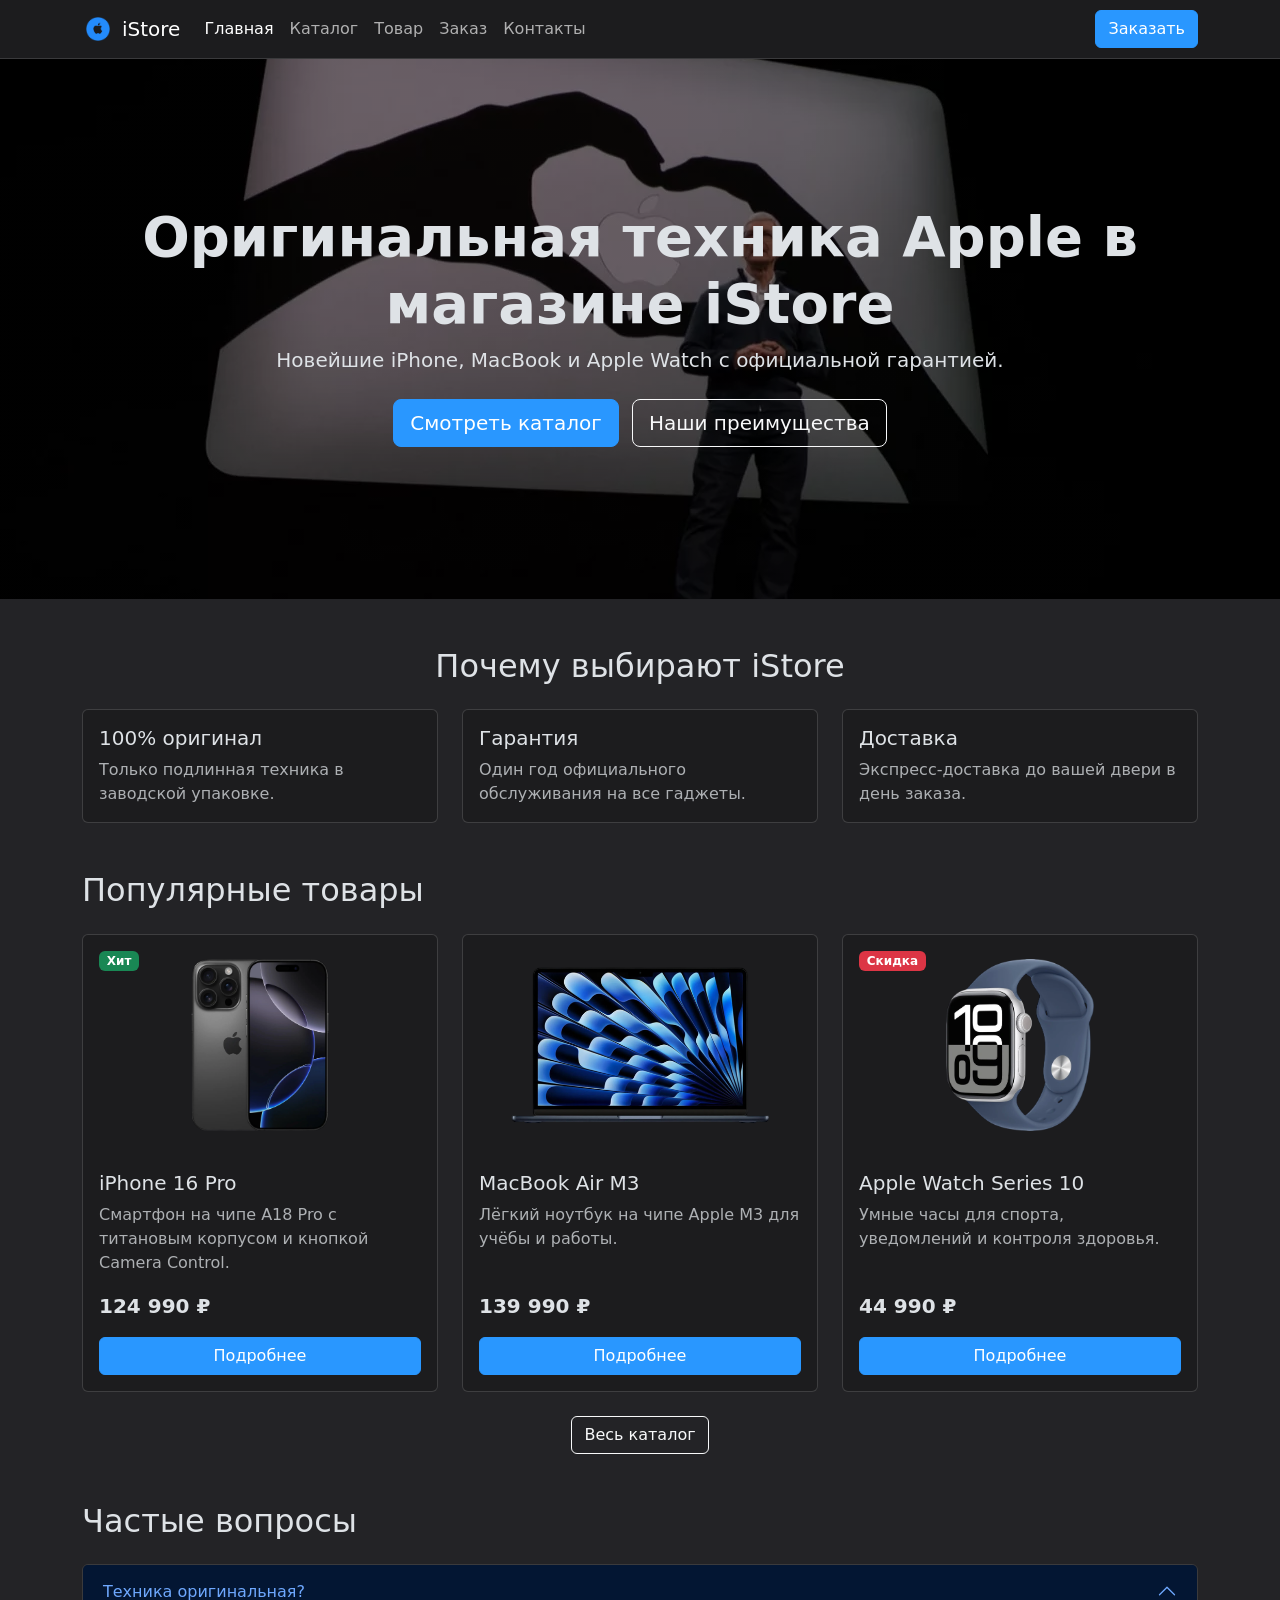
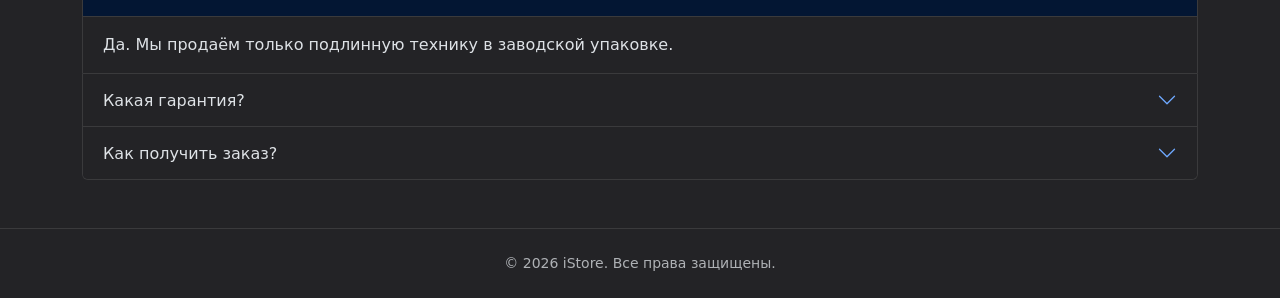
<file: index.html>
<!doctype html>
<html lang="ru" data-bs-theme="dark">
<head>
  <meta charset="utf-8">
  <meta name="viewport" content="width=device-width, initial-scale=1">
  <title>Главная — iStore</title>
  <link href="https://cdn.jsdelivr.net/npm/bootstrap@5.3.8/dist/css/bootstrap.min.css" rel="stylesheet">
  <link rel="stylesheet" href="css/custom.css">
</head>
<body class="d-flex flex-column min-vh-100">

<nav class="navbar navbar-expand-md sticky-top bg-body-tertiary border-bottom">
  <div class="container">
    <a class="navbar-brand d-flex align-items-center gap-2" href="index.html">
      <img src="images/logo.png" alt="" width="32" height="32">iStore
    </a>
    <button class="navbar-toggler" type="button" data-bs-toggle="collapse" data-bs-target="#mainNav"
            aria-controls="mainNav" aria-expanded="false" aria-label="Открыть меню">
      <span class="navbar-toggler-icon"></span>
    </button>
    <div class="collapse navbar-collapse" id="mainNav">
      <ul class="navbar-nav me-auto"><li class="nav-item"><a class="nav-link active" href="index.html" aria-current="page">Главная</a></li><li class="nav-item"><a class="nav-link" href="catalog.html">Каталог</a></li><li class="nav-item"><a class="nav-link" href="product.html">Товар</a></li><li class="nav-item"><a class="nav-link" href="order.html">Заказ</a></li><li class="nav-item"><a class="nav-link" href="contacts.html">Контакты</a></li></ul>
      <a class="btn btn-primary" href="order.html">Заказать</a>
    </div>
  </div>
</nav>

<header class="hero text-center">
  <div class="container py-5">
    <h1 class="display-4 fw-bold">Оригинальная техника Apple в магазине iStore</h1>
    <p class="lead mb-4">Новейшие iPhone, MacBook и Apple Watch с официальной гарантией.</p>
    <a class="btn btn-primary btn-lg me-2 mb-2" href="catalog.html">Смотреть каталог</a>
    <a class="btn btn-outline-light btn-lg mb-2" href="#advantages">Наши преимущества</a>
  </div>
</header>

<main class="container">
  <section class="py-5" id="advantages">
    <h2 class="text-center mb-4">Почему выбирают iStore</h2>
    <div class="row g-4">
      <div class="col-12 col-md-4">
        <div class="card h-100"><div class="card-body">
          <h3 class="h5 card-title">100% оригинал</h3><p class="card-text text-body-secondary mb-0">Только подлинная техника в заводской упаковке.</p>
        </div></div>
      </div>
      <div class="col-12 col-md-4">
        <div class="card h-100"><div class="card-body">
          <h3 class="h5 card-title">Гарантия</h3><p class="card-text text-body-secondary mb-0">Один год официального обслуживания на все гаджеты.</p>
        </div></div>
      </div>
      <div class="col-12 col-md-4">
        <div class="card h-100"><div class="card-body">
          <h3 class="h5 card-title">Доставка</h3><p class="card-text text-body-secondary mb-0">Экспресс-доставка до вашей двери в день заказа.</p>
        </div></div>
      </div>
    </div>
  </section>

  <section class="pb-5">
    <h2 class="mb-4">Популярные товары</h2>
    <div class="row g-4">
    <div class="col-12 col-md-6 col-lg-4">
      <article class="card h-100">
        <span class="badge text-bg-success position-absolute top-0 start-0 m-3">Хит</span>
        <img src="images/iphone.png" class="card-img-top product-img p-4" alt="iPhone 16 Pro">
        <div class="card-body d-flex flex-column">
          <h2 class="card-title h5">iPhone 16 Pro</h2>
          <p class="card-text text-body-secondary flex-grow-1">Смартфон на чипе A18 Pro с титановым корпусом и кнопкой Camera Control.</p>
          <p class="fs-5 fw-semibold mb-3">124 990 ₽</p>
          <div class="d-flex gap-2"><a class="btn btn-primary flex-grow-1" href="product.html">Подробнее</a></div>
        </div>
      </article>
    </div>
    <div class="col-12 col-md-6 col-lg-4">
      <article class="card h-100">
        
        <img src="images/macbook.png" class="card-img-top product-img p-4" alt="MacBook Air M3">
        <div class="card-body d-flex flex-column">
          <h2 class="card-title h5">MacBook Air M3</h2>
          <p class="card-text text-body-secondary flex-grow-1">Лёгкий ноутбук на чипе Apple M3 для учёбы и работы.</p>
          <p class="fs-5 fw-semibold mb-3">139 990 ₽</p>
          <div class="d-flex gap-2"><a class="btn btn-primary flex-grow-1" href="product.html">Подробнее</a></div>
        </div>
      </article>
    </div>
    <div class="col-12 col-md-6 col-lg-4">
      <article class="card h-100">
        <span class="badge text-bg-danger position-absolute top-0 start-0 m-3">Скидка</span>
        <img src="images/watch.png" class="card-img-top product-img p-4" alt="Apple Watch Series 10">
        <div class="card-body d-flex flex-column">
          <h2 class="card-title h5">Apple Watch Series 10</h2>
          <p class="card-text text-body-secondary flex-grow-1">Умные часы для спорта, уведомлений и контроля здоровья.</p>
          <p class="fs-5 fw-semibold mb-3">44 990 ₽</p>
          <div class="d-flex gap-2"><a class="btn btn-primary flex-grow-1" href="product.html">Подробнее</a></div>
        </div>
      </article>
    </div>
    </div>
    <div class="text-center mt-4"><a class="btn btn-outline-light" href="catalog.html">Весь каталог</a></div>
  </section>

  <section class="pb-5">
    <h2 class="mb-4">Частые вопросы</h2>
    <div class="accordion" id="faq">
      <div class="accordion-item">
        <h3 class="accordion-header">
          <button class="accordion-button" type="button" data-bs-toggle="collapse"
                  data-bs-target="#faq0" aria-expanded="true" aria-controls="faq0">Техника оригинальная?</button>
        </h3>
        <div id="faq0" class="accordion-collapse collapse show" data-bs-parent="#faq">
          <div class="accordion-body">Да. Мы продаём только подлинную технику в заводской упаковке.</div>
        </div>
      </div>
      <div class="accordion-item">
        <h3 class="accordion-header">
          <button class="accordion-button collapsed" type="button" data-bs-toggle="collapse"
                  data-bs-target="#faq1" aria-expanded="false" aria-controls="faq1">Какая гарантия?</button>
        </h3>
        <div id="faq1" class="accordion-collapse collapse" data-bs-parent="#faq">
          <div class="accordion-body">Один год официального обслуживания на все гаджеты.</div>
        </div>
      </div>
      <div class="accordion-item">
        <h3 class="accordion-header">
          <button class="accordion-button collapsed" type="button" data-bs-toggle="collapse"
                  data-bs-target="#faq2" aria-expanded="false" aria-controls="faq2">Как получить заказ?</button>
        </h3>
        <div id="faq2" class="accordion-collapse collapse" data-bs-parent="#faq">
          <div class="accordion-body">Заберите его сами в магазине или закажите экспресс-доставку до двери.</div>
        </div>
      </div>
    </div>
  </section>
</main>

<footer class="border-top mt-auto py-4 text-center text-body-secondary small">
  <div class="container">© 2026 iStore. Все права защищены.</div>
</footer>

<script src="https://cdn.jsdelivr.net/npm/bootstrap@5.3.8/dist/js/bootstrap.bundle.min.js"></script>
</body>
</html>
</file>
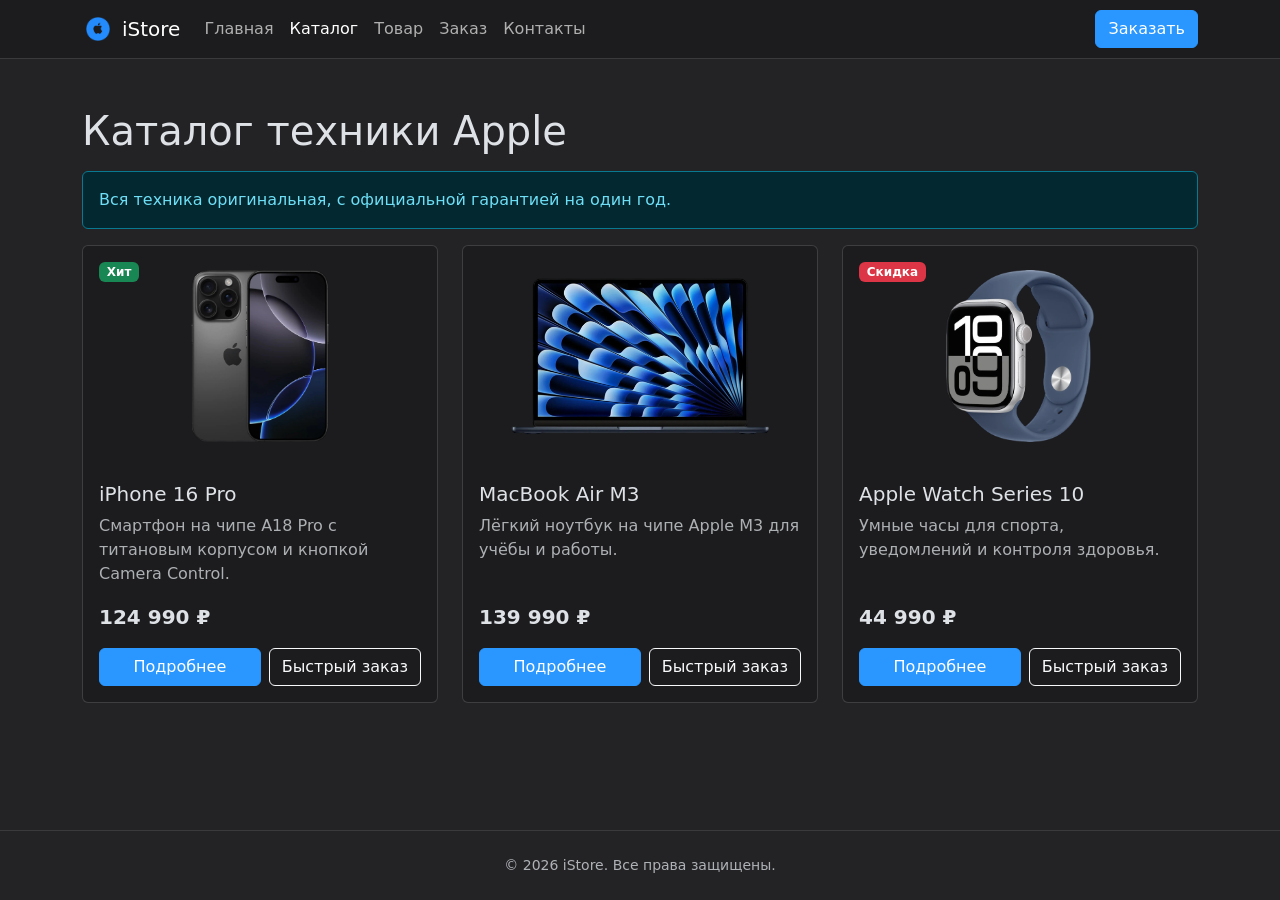
<file: catalog.html>
<!doctype html>
<html lang="ru" data-bs-theme="dark">
<head>
  <meta charset="utf-8">
  <meta name="viewport" content="width=device-width, initial-scale=1">
  <title>Каталог — iStore</title>
  <link href="https://cdn.jsdelivr.net/npm/bootstrap@5.3.8/dist/css/bootstrap.min.css" rel="stylesheet">
  <link rel="stylesheet" href="css/custom.css">
</head>
<body class="d-flex flex-column min-vh-100">

<nav class="navbar navbar-expand-md sticky-top bg-body-tertiary border-bottom">
  <div class="container">
    <a class="navbar-brand d-flex align-items-center gap-2" href="index.html">
      <img src="images/logo.png" alt="" width="32" height="32">iStore
    </a>
    <button class="navbar-toggler" type="button" data-bs-toggle="collapse" data-bs-target="#mainNav"
            aria-controls="mainNav" aria-expanded="false" aria-label="Открыть меню">
      <span class="navbar-toggler-icon"></span>
    </button>
    <div class="collapse navbar-collapse" id="mainNav">
      <ul class="navbar-nav me-auto"><li class="nav-item"><a class="nav-link" href="index.html">Главная</a></li><li class="nav-item"><a class="nav-link active" href="catalog.html" aria-current="page">Каталог</a></li><li class="nav-item"><a class="nav-link" href="product.html">Товар</a></li><li class="nav-item"><a class="nav-link" href="order.html">Заказ</a></li><li class="nav-item"><a class="nav-link" href="contacts.html">Контакты</a></li></ul>
      <a class="btn btn-primary" href="order.html">Заказать</a>
    </div>
  </div>
</nav>

<main class="container py-5">
  <h1 class="mb-3">Каталог техники Apple</h1>
  <div class="alert alert-info" role="alert">Вся техника оригинальная, с официальной гарантией на один год.</div>
  <div class="row g-4">
    <div class="col-12 col-md-6 col-lg-4">
      <article class="card h-100">
        <span class="badge text-bg-success position-absolute top-0 start-0 m-3">Хит</span>
        <img src="images/iphone.png" class="card-img-top product-img p-4" alt="iPhone 16 Pro">
        <div class="card-body d-flex flex-column">
          <h2 class="card-title h5">iPhone 16 Pro</h2>
          <p class="card-text text-body-secondary flex-grow-1">Смартфон на чипе A18 Pro с титановым корпусом и кнопкой Camera Control.</p>
          <p class="fs-5 fw-semibold mb-3">124 990 ₽</p>
          <div class="d-flex gap-2"><a class="btn btn-primary flex-grow-1" href="product.html">Подробнее</a><button class="btn btn-outline-light" type="button" data-bs-toggle="modal" data-bs-target="#quickOrder" data-product="iPhone 16 Pro">Быстрый заказ</button></div>
        </div>
      </article>
    </div>
    <div class="col-12 col-md-6 col-lg-4">
      <article class="card h-100">
        
        <img src="images/macbook.png" class="card-img-top product-img p-4" alt="MacBook Air M3">
        <div class="card-body d-flex flex-column">
          <h2 class="card-title h5">MacBook Air M3</h2>
          <p class="card-text text-body-secondary flex-grow-1">Лёгкий ноутбук на чипе Apple M3 для учёбы и работы.</p>
          <p class="fs-5 fw-semibold mb-3">139 990 ₽</p>
          <div class="d-flex gap-2"><a class="btn btn-primary flex-grow-1" href="product.html">Подробнее</a><button class="btn btn-outline-light" type="button" data-bs-toggle="modal" data-bs-target="#quickOrder" data-product="MacBook Air M3">Быстрый заказ</button></div>
        </div>
      </article>
    </div>
    <div class="col-12 col-md-6 col-lg-4">
      <article class="card h-100">
        <span class="badge text-bg-danger position-absolute top-0 start-0 m-3">Скидка</span>
        <img src="images/watch.png" class="card-img-top product-img p-4" alt="Apple Watch Series 10">
        <div class="card-body d-flex flex-column">
          <h2 class="card-title h5">Apple Watch Series 10</h2>
          <p class="card-text text-body-secondary flex-grow-1">Умные часы для спорта, уведомлений и контроля здоровья.</p>
          <p class="fs-5 fw-semibold mb-3">44 990 ₽</p>
          <div class="d-flex gap-2"><a class="btn btn-primary flex-grow-1" href="product.html">Подробнее</a><button class="btn btn-outline-light" type="button" data-bs-toggle="modal" data-bs-target="#quickOrder" data-product="Apple Watch Series 10">Быстрый заказ</button></div>
        </div>
      </article>
    </div>
  </div>
</main>

<div class="modal fade" id="quickOrder" tabindex="-1" aria-labelledby="quickOrderTitle" aria-hidden="true">
  <div class="modal-dialog modal-dialog-centered">
    <form class="modal-content" action="#" method="post">
      <div class="modal-header">
        <h2 class="modal-title fs-5" id="quickOrderTitle">Быстрый заказ: <span id="quickProduct">товар</span></h2>
        <button type="button" class="btn-close" data-bs-dismiss="modal" aria-label="Закрыть"></button>
      </div>
      <div class="modal-body">
        <div class="mb-3">
          <label class="form-label" for="qName">Имя</label>
          <input class="form-control" id="qName" name="username" type="text" required>
        </div>
        <div class="mb-3">
          <label class="form-label" for="qPhone">Телефон</label>
          <div class="input-group">
            <span class="input-group-text">+7</span>
            <input class="form-control" id="qPhone" name="userphone" type="tel" placeholder="999 999-99-99" required>
          </div>
        </div>
        <div class="form-check">
          <input class="form-check-input" type="checkbox" id="qAgree" name="agree" required>
          <label class="form-check-label" for="qAgree">Согласен на обработку персональных данных</label>
        </div>
      </div>
      <div class="modal-footer">
        <button type="button" class="btn btn-outline-light" data-bs-dismiss="modal">Закрыть</button>
        <button type="submit" class="btn btn-primary">Отправить заявку</button>
      </div>
    </form>
  </div>
</div>

<footer class="border-top mt-auto py-4 text-center text-body-secondary small">
  <div class="container">© 2026 iStore. Все права защищены.</div>
</footer>

<script src="https://cdn.jsdelivr.net/npm/bootstrap@5.3.8/dist/js/bootstrap.bundle.min.js"></script>
<script>
  document.getElementById('quickOrder').addEventListener('show.bs.modal', function (e) {
    document.getElementById('quickProduct').textContent = e.relatedTarget.dataset.product;
  });
</script>
</body>
</html>
</file>
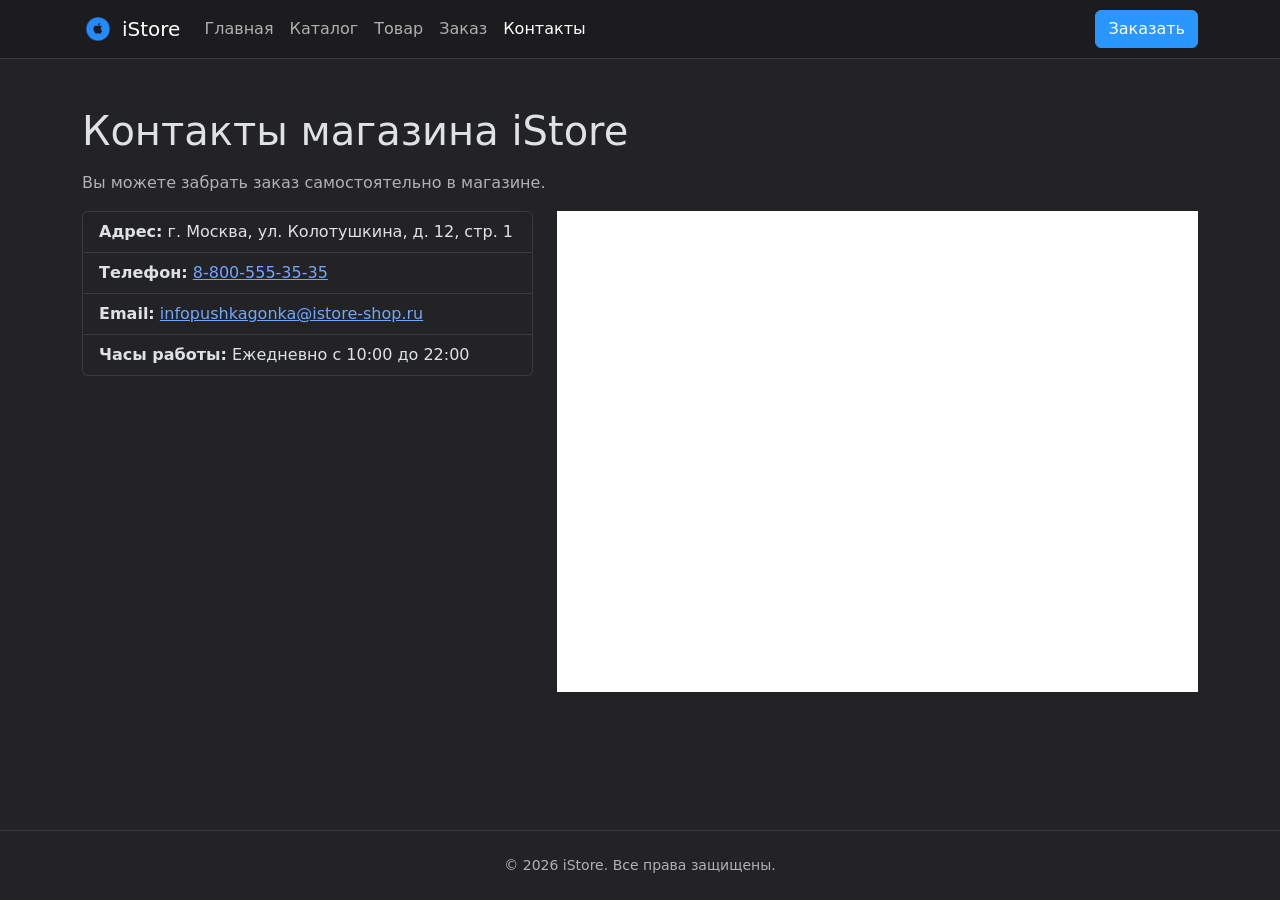
<file: contacts.html>
<!doctype html>
<html lang="ru" data-bs-theme="dark">
<head>
  <meta charset="utf-8">
  <meta name="viewport" content="width=device-width, initial-scale=1">
  <title>Контакты — iStore</title>
  <link href="https://cdn.jsdelivr.net/npm/bootstrap@5.3.8/dist/css/bootstrap.min.css" rel="stylesheet">
  <link rel="stylesheet" href="css/custom.css">
</head>
<body class="d-flex flex-column min-vh-100">

<nav class="navbar navbar-expand-md sticky-top bg-body-tertiary border-bottom">
  <div class="container">
    <a class="navbar-brand d-flex align-items-center gap-2" href="index.html">
      <img src="images/logo.png" alt="" width="32" height="32">iStore
    </a>
    <button class="navbar-toggler" type="button" data-bs-toggle="collapse" data-bs-target="#mainNav"
            aria-controls="mainNav" aria-expanded="false" aria-label="Открыть меню">
      <span class="navbar-toggler-icon"></span>
    </button>
    <div class="collapse navbar-collapse" id="mainNav">
      <ul class="navbar-nav me-auto"><li class="nav-item"><a class="nav-link" href="index.html">Главная</a></li><li class="nav-item"><a class="nav-link" href="catalog.html">Каталог</a></li><li class="nav-item"><a class="nav-link" href="product.html">Товар</a></li><li class="nav-item"><a class="nav-link" href="order.html">Заказ</a></li><li class="nav-item"><a class="nav-link active" href="contacts.html" aria-current="page">Контакты</a></li></ul>
      <a class="btn btn-primary" href="order.html">Заказать</a>
    </div>
  </div>
</nav>

<main class="container py-5">
  <h1 class="mb-3">Контакты магазина iStore</h1>
  <p class="text-body-secondary">Вы можете забрать заказ самостоятельно в магазине.</p>
  <div class="row g-4">
    <div class="col-12 col-lg-5"><ul class="list-group"><li class="list-group-item"><strong>Адрес:</strong> г. Москва, ул. Колотушкина, д. 12, стр. 1</li><li class="list-group-item"><strong>Телефон:</strong> <a href="tel:+78005553535">8-800-555-35-35</a></li><li class="list-group-item"><strong>Email:</strong> <a href="mailto:infopushkagonka@istore-shop.ru">infopushkagonka@istore-shop.ru</a></li><li class="list-group-item"><strong>Часы работы:</strong> Ежедневно с 10:00 до 22:00</li></ul></div>
    <div class="col-12 col-lg-7">
      <div class="ratio ratio-4x3">
        <iframe src="https://yandex.ru/map-widget/v1/-/CDXFeKzX" title="Магазин iStore на карте"
                loading="lazy" allowfullscreen></iframe>
      </div>
    </div>
  </div>
</main>

<footer class="border-top mt-auto py-4 text-center text-body-secondary small">
  <div class="container">© 2026 iStore. Все права защищены.</div>
</footer>

<script src="https://cdn.jsdelivr.net/npm/bootstrap@5.3.8/dist/js/bootstrap.bundle.min.js"></script>
</body>
</html>
</file>
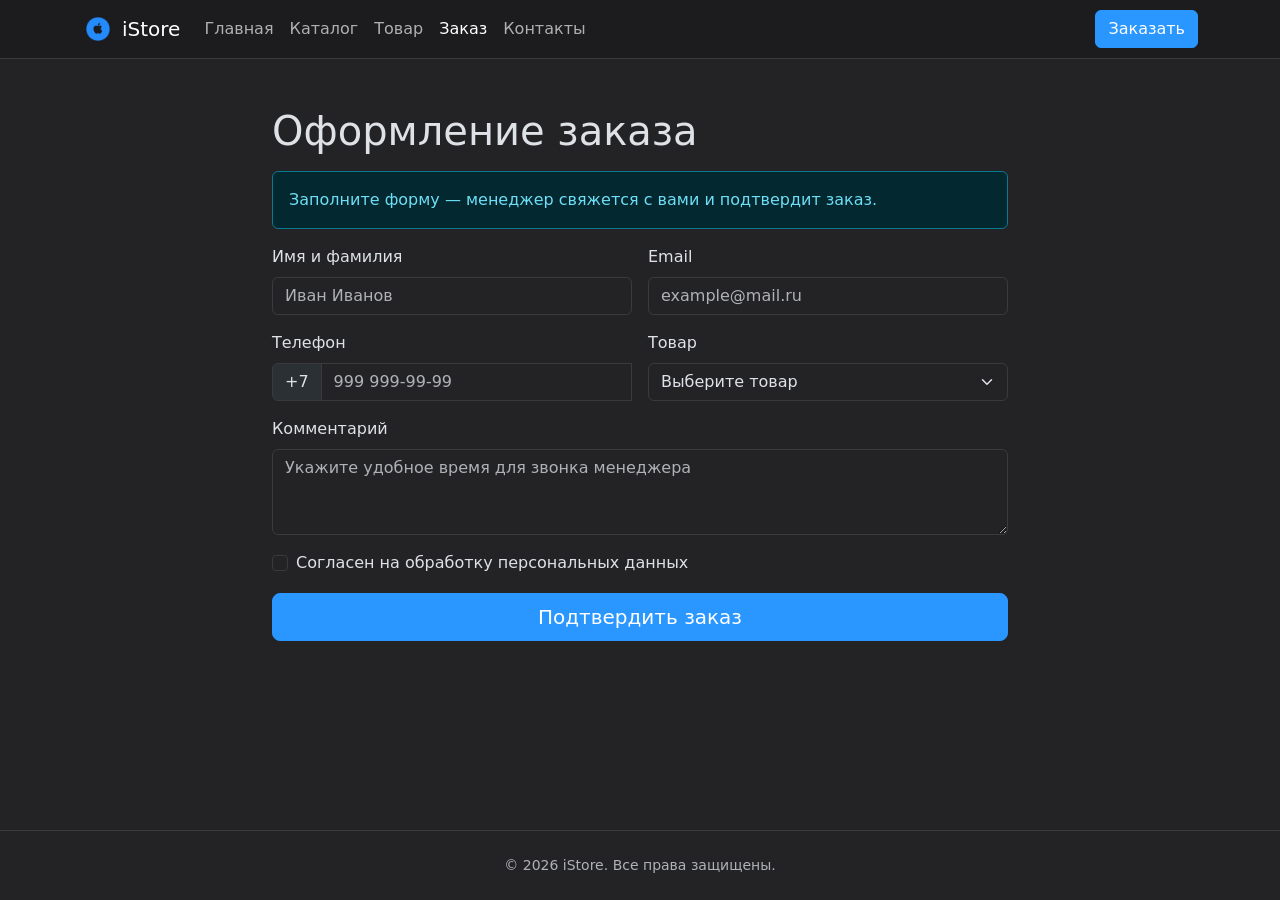
<file: order.html>
<!doctype html>
<html lang="ru" data-bs-theme="dark">
<head>
  <meta charset="utf-8">
  <meta name="viewport" content="width=device-width, initial-scale=1">
  <title>Оформление заказа — iStore</title>
  <link href="https://cdn.jsdelivr.net/npm/bootstrap@5.3.8/dist/css/bootstrap.min.css" rel="stylesheet">
  <link rel="stylesheet" href="css/custom.css">
</head>
<body class="d-flex flex-column min-vh-100">

<nav class="navbar navbar-expand-md sticky-top bg-body-tertiary border-bottom">
  <div class="container">
    <a class="navbar-brand d-flex align-items-center gap-2" href="index.html">
      <img src="images/logo.png" alt="" width="32" height="32">iStore
    </a>
    <button class="navbar-toggler" type="button" data-bs-toggle="collapse" data-bs-target="#mainNav"
            aria-controls="mainNav" aria-expanded="false" aria-label="Открыть меню">
      <span class="navbar-toggler-icon"></span>
    </button>
    <div class="collapse navbar-collapse" id="mainNav">
      <ul class="navbar-nav me-auto"><li class="nav-item"><a class="nav-link" href="index.html">Главная</a></li><li class="nav-item"><a class="nav-link" href="catalog.html">Каталог</a></li><li class="nav-item"><a class="nav-link" href="product.html">Товар</a></li><li class="nav-item"><a class="nav-link active" href="order.html" aria-current="page">Заказ</a></li><li class="nav-item"><a class="nav-link" href="contacts.html">Контакты</a></li></ul>
      <a class="btn btn-primary" href="order.html">Заказать</a>
    </div>
  </div>
</nav>

<main class="container py-5">
  <div class="row justify-content-center">
    <div class="col-12 col-lg-8">
      <h1 class="mb-3">Оформление заказа</h1>
      <div class="alert alert-info" role="alert">Заполните форму — менеджер свяжется с вами и подтвердит заказ.</div>
      <div class="alert alert-success d-none" id="orderSuccess" role="alert">Заказ отправлен! Мы скоро свяжемся с вами.</div>

      <form class="row g-3" id="orderForm" action="#" method="post" novalidate>
        <div class="col-12 col-md-6">
          <label class="form-label" for="userName">Имя и фамилия</label>
          <input class="form-control" id="userName" name="username" type="text" placeholder="Иван Иванов" required>
          <div class="invalid-feedback">Укажите имя и фамилию.</div>
        </div>
        <div class="col-12 col-md-6">
          <label class="form-label" for="userEmail">Email</label>
          <input class="form-control" id="userEmail" name="useremail" type="email" placeholder="example@mail.ru" required>
          <div class="invalid-feedback">Введите корректный email.</div>
        </div>
        <div class="col-12 col-md-6">
          <label class="form-label" for="userPhone">Телефон</label>
          <div class="input-group">
            <span class="input-group-text">+7</span>
            <input class="form-control" id="userPhone" name="userphone" type="tel" placeholder="999 999-99-99" required>
            <div class="invalid-feedback">Укажите телефон.</div>
          </div>
        </div>
        <div class="col-12 col-md-6">
          <label class="form-label" for="productSelect">Товар</label>
          <select class="form-select" id="productSelect" name="product" required>
            <option value="" selected disabled>Выберите товар</option><option value="iPhone 16 Pro — 256 ГБ (Titanium)">iPhone 16 Pro — 256 ГБ (Titanium)</option><option value="iPhone 16 Pro — 512 ГБ (Titanium)">iPhone 16 Pro — 512 ГБ (Titanium)</option><option value="iPhone 16 Pro Max — 256 ГБ (Black)">iPhone 16 Pro Max — 256 ГБ (Black)</option><option value="MacBook Air M3">MacBook Air M3</option><option value="Apple Watch Series 10">Apple Watch Series 10</option>
          </select>
          <div class="invalid-feedback">Выберите товар.</div>
        </div>
        <div class="col-12">
          <label class="form-label" for="userComment">Комментарий</label>
          <textarea class="form-control" id="userComment" name="usercomment" rows="3"
                    placeholder="Укажите удобное время для звонка менеджера"></textarea>
        </div>
        <div class="col-12">
          <div class="form-check">
            <input class="form-check-input" type="checkbox" id="userAgree" name="agree" required>
            <label class="form-check-label" for="userAgree">Согласен на обработку персональных данных</label>
            <div class="invalid-feedback">Нужно ваше согласие.</div>
          </div>
        </div>
        <div class="col-12">
          <button class="btn btn-primary btn-lg w-100" type="submit">Подтвердить заказ</button>
        </div>
      </form>
    </div>
  </div>
</main>

<footer class="border-top mt-auto py-4 text-center text-body-secondary small">
  <div class="container">© 2026 iStore. Все права защищены.</div>
</footer>

<script src="https://cdn.jsdelivr.net/npm/bootstrap@5.3.8/dist/js/bootstrap.bundle.min.js"></script>
<script>
  const form = document.getElementById('orderForm');
  form.addEventListener('submit', function (e) {
    e.preventDefault();
    form.classList.add('was-validated');
    if (!form.checkValidity()) return;
    document.getElementById('orderSuccess').classList.remove('d-none');
    form.reset();
    form.classList.remove('was-validated');
  });
</script>
</body>
</html>
</file>
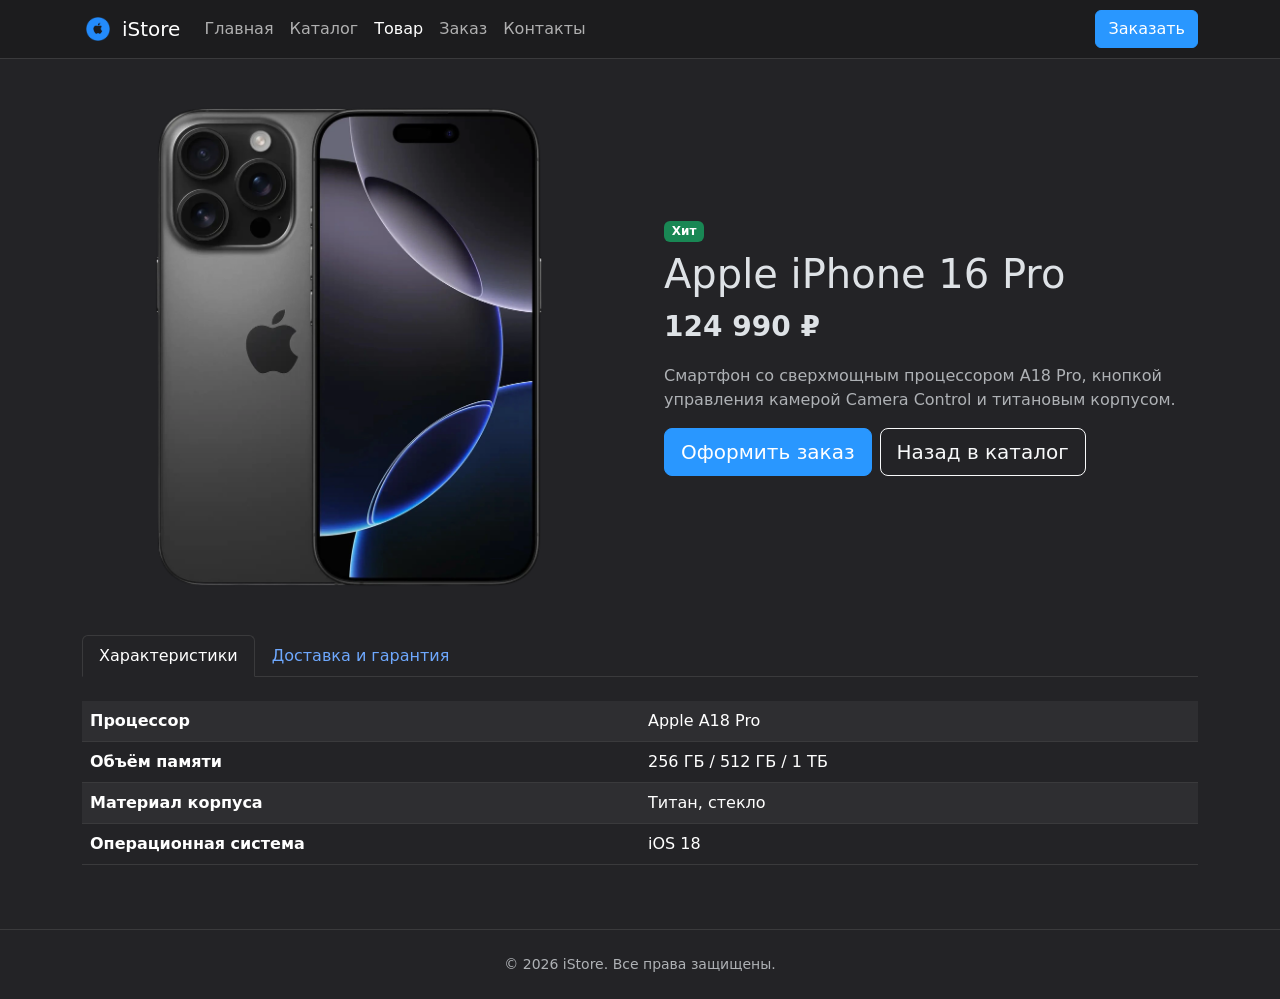
<file: product.html>
<!doctype html>
<html lang="ru" data-bs-theme="dark">
<head>
  <meta charset="utf-8">
  <meta name="viewport" content="width=device-width, initial-scale=1">
  <title>Apple iPhone 16 Pro — iStore</title>
  <link href="https://cdn.jsdelivr.net/npm/bootstrap@5.3.8/dist/css/bootstrap.min.css" rel="stylesheet">
  <link rel="stylesheet" href="css/custom.css">
</head>
<body class="d-flex flex-column min-vh-100">

<nav class="navbar navbar-expand-md sticky-top bg-body-tertiary border-bottom">
  <div class="container">
    <a class="navbar-brand d-flex align-items-center gap-2" href="index.html">
      <img src="images/logo.png" alt="" width="32" height="32">iStore
    </a>
    <button class="navbar-toggler" type="button" data-bs-toggle="collapse" data-bs-target="#mainNav"
            aria-controls="mainNav" aria-expanded="false" aria-label="Открыть меню">
      <span class="navbar-toggler-icon"></span>
    </button>
    <div class="collapse navbar-collapse" id="mainNav">
      <ul class="navbar-nav me-auto"><li class="nav-item"><a class="nav-link" href="index.html">Главная</a></li><li class="nav-item"><a class="nav-link" href="catalog.html">Каталог</a></li><li class="nav-item"><a class="nav-link active" href="product.html" aria-current="page">Товар</a></li><li class="nav-item"><a class="nav-link" href="order.html">Заказ</a></li><li class="nav-item"><a class="nav-link" href="contacts.html">Контакты</a></li></ul>
      <a class="btn btn-primary" href="order.html">Заказать</a>
    </div>
  </div>
</nav>

<main class="container py-5">
  <div class="row g-5 align-items-center">
    <div class="col-12 col-lg-6 text-center">
      <img src="images/iphone.png" class="img-fluid product-hero-img" alt="Apple iPhone 16 Pro">
    </div>
    <div class="col-12 col-lg-6">
      <span class="badge text-bg-success mb-2">Хит</span>
      <h1>Apple iPhone 16 Pro</h1>
      <p class="fs-3 fw-semibold">124 990 ₽</p>
      <p class="text-body-secondary">Смартфон со сверхмощным процессором A18 Pro, кнопкой управления камерой Camera Control и титановым корпусом.</p>
      <div class="d-flex flex-wrap gap-2">
        <a class="btn btn-primary btn-lg" href="order.html">Оформить заказ</a>
        <a class="btn btn-outline-light btn-lg" href="catalog.html">Назад в каталог</a>
      </div>
    </div>
  </div>

  <ul class="nav nav-tabs mt-5" id="productTabs" role="tablist">
    <li class="nav-item" role="presentation">
      <button class="nav-link active" id="specs-tab" data-bs-toggle="tab" data-bs-target="#specs" type="button"
              role="tab" aria-controls="specs" aria-selected="true">Характеристики</button>
    </li>
    <li class="nav-item" role="presentation">
      <button class="nav-link" id="delivery-tab" data-bs-toggle="tab" data-bs-target="#delivery" type="button"
              role="tab" aria-controls="delivery" aria-selected="false">Доставка и гарантия</button>
    </li>
  </ul>
  <div class="tab-content pt-4">
    <div class="tab-pane fade show active" id="specs" role="tabpanel" aria-labelledby="specs-tab" tabindex="0">
      <div class="table-responsive"><table class="table table-striped align-middle"><tbody><tr><th scope="row" class="w-50">Процессор</th><td>Apple A18 Pro</td></tr><tr><th scope="row" class="w-50">Объём памяти</th><td>256 ГБ / 512 ГБ / 1 ТБ</td></tr><tr><th scope="row" class="w-50">Материал корпуса</th><td>Титан, стекло</td></tr><tr><th scope="row" class="w-50">Операционная система</th><td>iOS 18</td></tr></tbody></table></div>
    </div>
    <div class="tab-pane fade" id="delivery" role="tabpanel" aria-labelledby="delivery-tab" tabindex="0">
      <ul>
        <li>Экспресс-доставка до вашей двери в день заказа.</li>
        <li>Заказ можно забрать самостоятельно в магазине.</li>
        <li>Один год официального обслуживания.</li>
      </ul>
    </div>
  </div>
</main>

<footer class="border-top mt-auto py-4 text-center text-body-secondary small">
  <div class="container">© 2026 iStore. Все права защищены.</div>
</footer>

<script src="https://cdn.jsdelivr.net/npm/bootstrap@5.3.8/dist/js/bootstrap.bundle.min.js"></script>
</body>
</html>
</file>
<file: css/custom.css>
:root {
  --istore-accent: #2997ff;
  --istore-accent-hover: #43a4ff;
}

[data-bs-theme="dark"] {
  --bs-body-bg: #232326;
  --bs-body-bg-rgb: 35, 35, 38;
  --bs-tertiary-bg-rgb: 28, 28, 30;
  --bs-border-color: #3a3a3c;
}

.card { --bs-card-bg: #1c1c1e; }

.btn-primary {
  --bs-btn-color: #fff;
  --bs-btn-bg: var(--istore-accent);
  --bs-btn-border-color: var(--istore-accent);
  --bs-btn-hover-color: #fff;
  --bs-btn-hover-bg: var(--istore-accent-hover);
  --bs-btn-hover-border-color: var(--istore-accent-hover);
  --bs-btn-active-color: #fff;
  --bs-btn-active-bg: #1a82e6;
  --bs-btn-active-border-color: #1a82e6;
}

.hero {
  min-height: 60vh;
  display: flex;
  align-items: center;
  background: linear-gradient(rgba(0, 0, 0, .55), rgba(0, 0, 0, .55)),
              url("../images/i.webp") center / cover no-repeat;
}

.product-img { height: 220px; object-fit: contain; }
.product-hero-img { max-height: 480px; }
</file>
